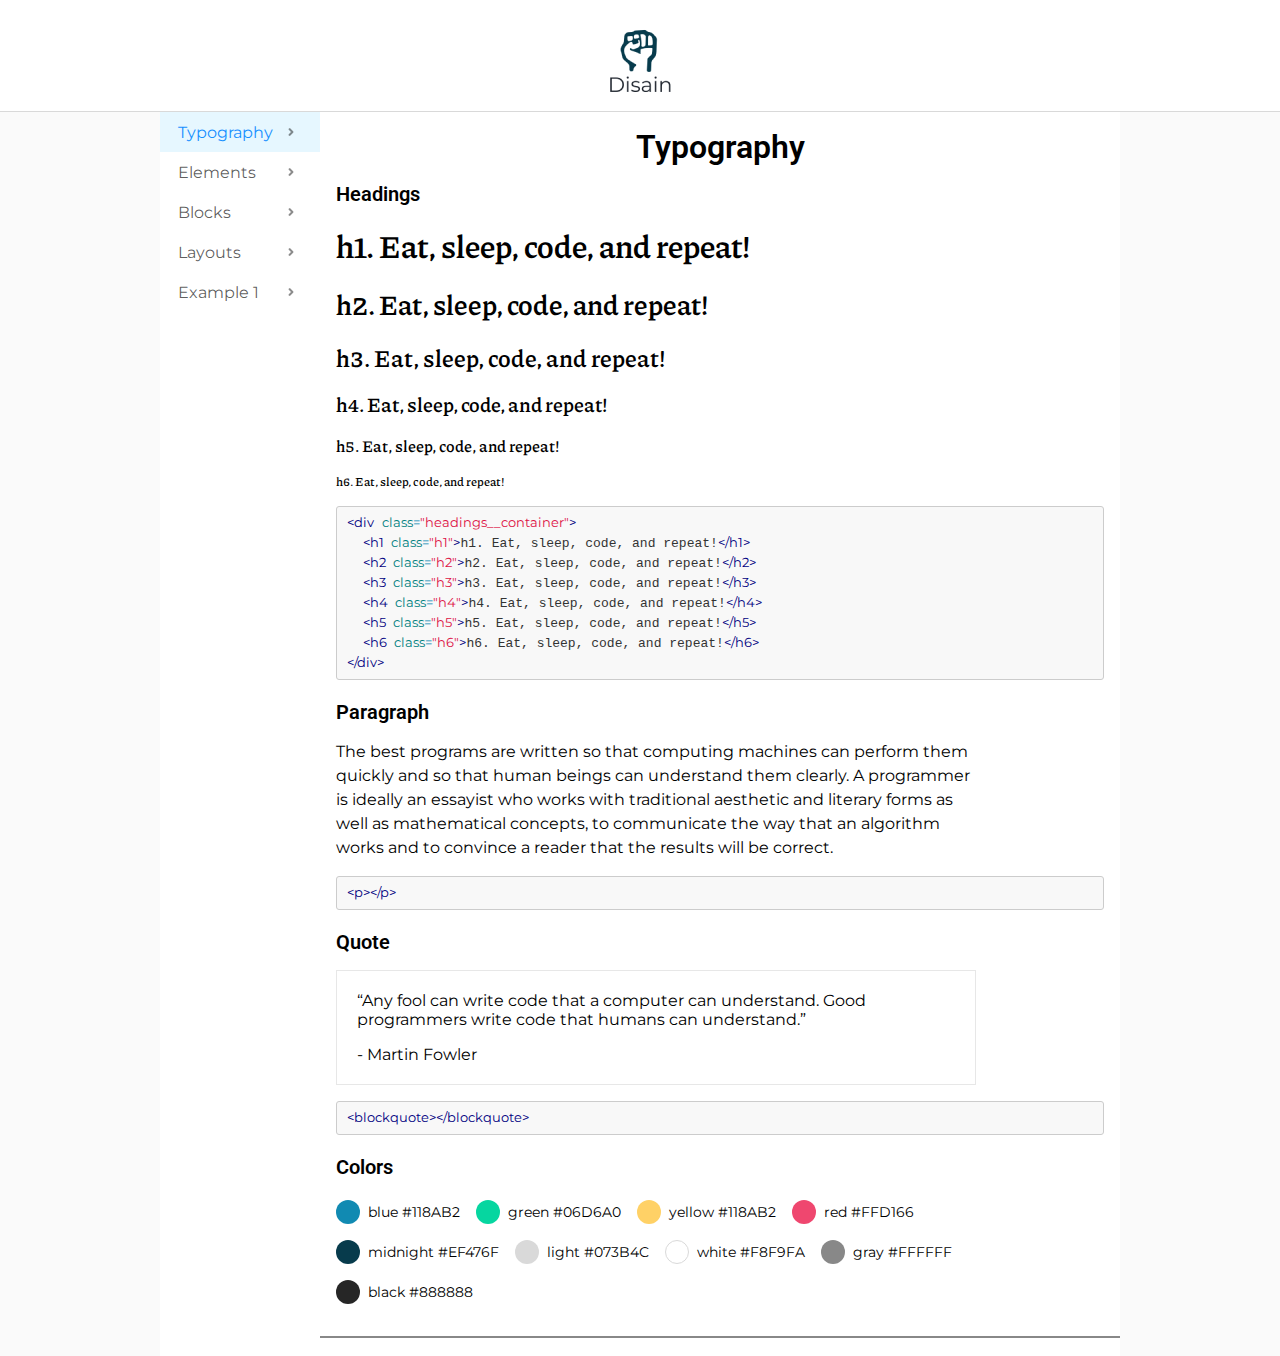
<file: index.html>
<!DOCTYPE html>
<html lang="en">
<head>
  <meta charset="UTF-8">
  <meta name="viewport" content="width=device-width, initial-scale=1.0">
  <title>Component Library</title>

  <!-- Styles -->
  <link rel="stylesheet" href="./src/css/style.css">
  
  <!-- Editor styles -->
  <link rel="stylesheet" href="./src/css/themes/theme.css">
</head>
<body>
  <header class="header">
    <img class="header__img" src="./src/img/logo.png" alt="">
  </header>
  <main class="main">

    <!-- Aside -->
    <aside class="aside">
      <a class="active" href="./index.html">
        <span>Typography</span>
        <img src="./src/img/icons/union-icon.png" alt="">
      </a>
      <a href="./elements.html">
        <span>Elements</span>
        <img src="./src/img/icons/union-icon.png" alt="">
      </a>
      <a href="./blocks.html">
        <span>Blocks</span>
        <img src="./src/img/icons/union-icon.png" alt="">
      </a>
      <a href="./layouts.html">
        <span>Layouts</span>
        <img src="./src/img/icons/union-icon.png" alt="">
      </a>
      <a href="./page1.html">
        <span>Example 1</span>
        <img src="./src/img/icons/union-icon.png" alt="">
      </a>
    </aside>

    <!-- Typography -->
    <section class="section">
      <h2 class="title">Typography</h2>

      <!-- Headings -->
      <section>
        <p class="subtitle">Headings</p>

        <div class="headings__container">
          <h1 class="h1">h1. Eat, sleep, code, and repeat!</h1>
          <h2 class="h2">h2. Eat, sleep, code, and repeat!</h2>
          <h3 class="h3">h3. Eat, sleep, code, and repeat!</h3>
          <h4 class="h4">h4. Eat, sleep, code, and repeat!</h4>
          <h5 class="h5">h5. Eat, sleep, code, and repeat!</h5>
          <h6 class="h6">h6. Eat, sleep, code, and repeat!</h6>
        </div>
        
<pre>
  <code data-language="html"><div class="headings__container">
  <h1 class="h1">h1. Eat, sleep, code, and repeat!</h1>
  <h2 class="h2">h2. Eat, sleep, code, and repeat!</h2>
  <h3 class="h3">h3. Eat, sleep, code, and repeat!</h3>
  <h4 class="h4">h4. Eat, sleep, code, and repeat!</h4>
  <h5 class="h5">h5. Eat, sleep, code, and repeat!</h5>
  <h6 class="h6">h6. Eat, sleep, code, and repeat!</h6>
</div></code>
</pre>

      </section>

      <!-- Paragraph -->
      <section>
        <p class="subtitle">Paragraph</p>

        <p class="paragraph__p">
          The best programs are written so that computing machines can perform them quickly and so that human beings can <span class="bold">understand them clearly.</span> A programmer is ideally an essayist who works with traditional aesthetic and literary forms as well as mathematical concepts, to communicate the way that an algorithm works and to convince a reader that the results will be correct.
        </p>

<!-- Editor -->
<pre>
  <code data-language="html"><p></p></code>
</pre>
      </section>
      
      <!-- Quote -->
      <section>
        <p class="subtitle">Quote</p>
        
        <div class="quote__container mb-3">
          <blockquote >
            <p class="quote__p">
              “Any fool can write code that a computer can understand. Good programmers write code that humans can understand.”
            </p>
            <p class="quote__b">- Martin Fowler</p>
          </blockquote>
        </div>

<!-- Editor -->
<pre>
  <code data-language="html"><blockquote></blockquote></code>
</pre>
      </section>

      <!-- Colors -->
      <section>
        <p class="subtitle">Colors</p>

        <div class="colors__container">
          <div class="colors__item">
            <div class="circle circle--blue"></div>
            <span>blue #118AB2</span>
          </div>
          <div class="colors__item">
            <div class="circle circle--green"></div>
            <span>green #06D6A0</span>
          </div>
          <div class="colors__item">
            <div class="circle circle--yellow"></div>
            <span>yellow #118AB2</span>
          </div>
          <div class="colors__item">
            <div class="circle circle--red"></div>
            <span>red #FFD166</span>
          </div>
          <div class="colors__item">
            <div class="circle circle--midnight"></div>
            <span>midnight #EF476F</span>
          </div>
          <div class="colors__item">
            <div class="circle circle--light"></div>
            <span>light #073B4C</span>
          </div>
          <div class="colors__item">
            <div class="circle circle--white"></div>
            <span>white #F8F9FA</span>
          </div>
          <div class="colors__item">
            <div class="circle circle--gray"></div>
            <span>gray #FFFFFF</span>
          </div>
          <div class="colors__item">
            <div class="circle circle--black"></div>
            <span>black #888888</span>
          </div>
        </div>
      </section>
      
    </section>

  </main>

  <!-- Editor js -->
  <script src="./src/js/rainbow-custom.min.js"></script>
</body>
</html>
</file>
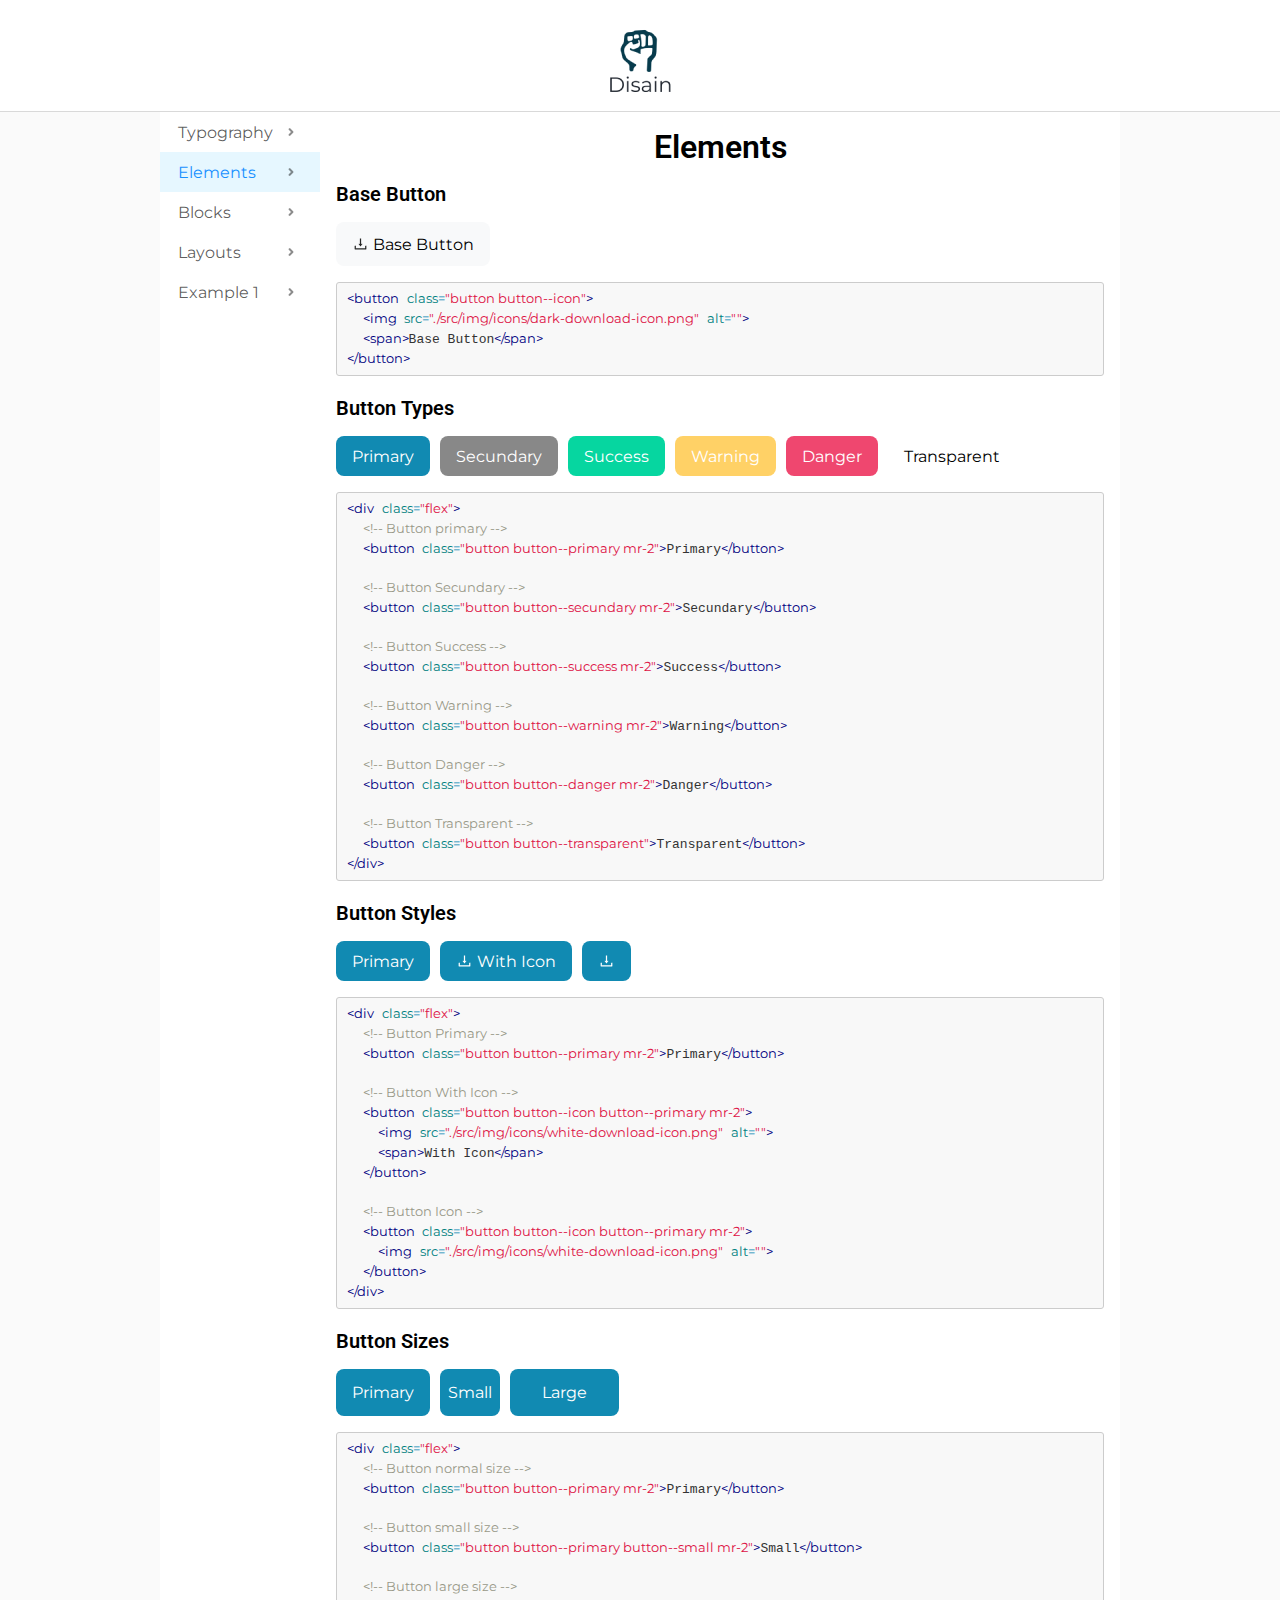
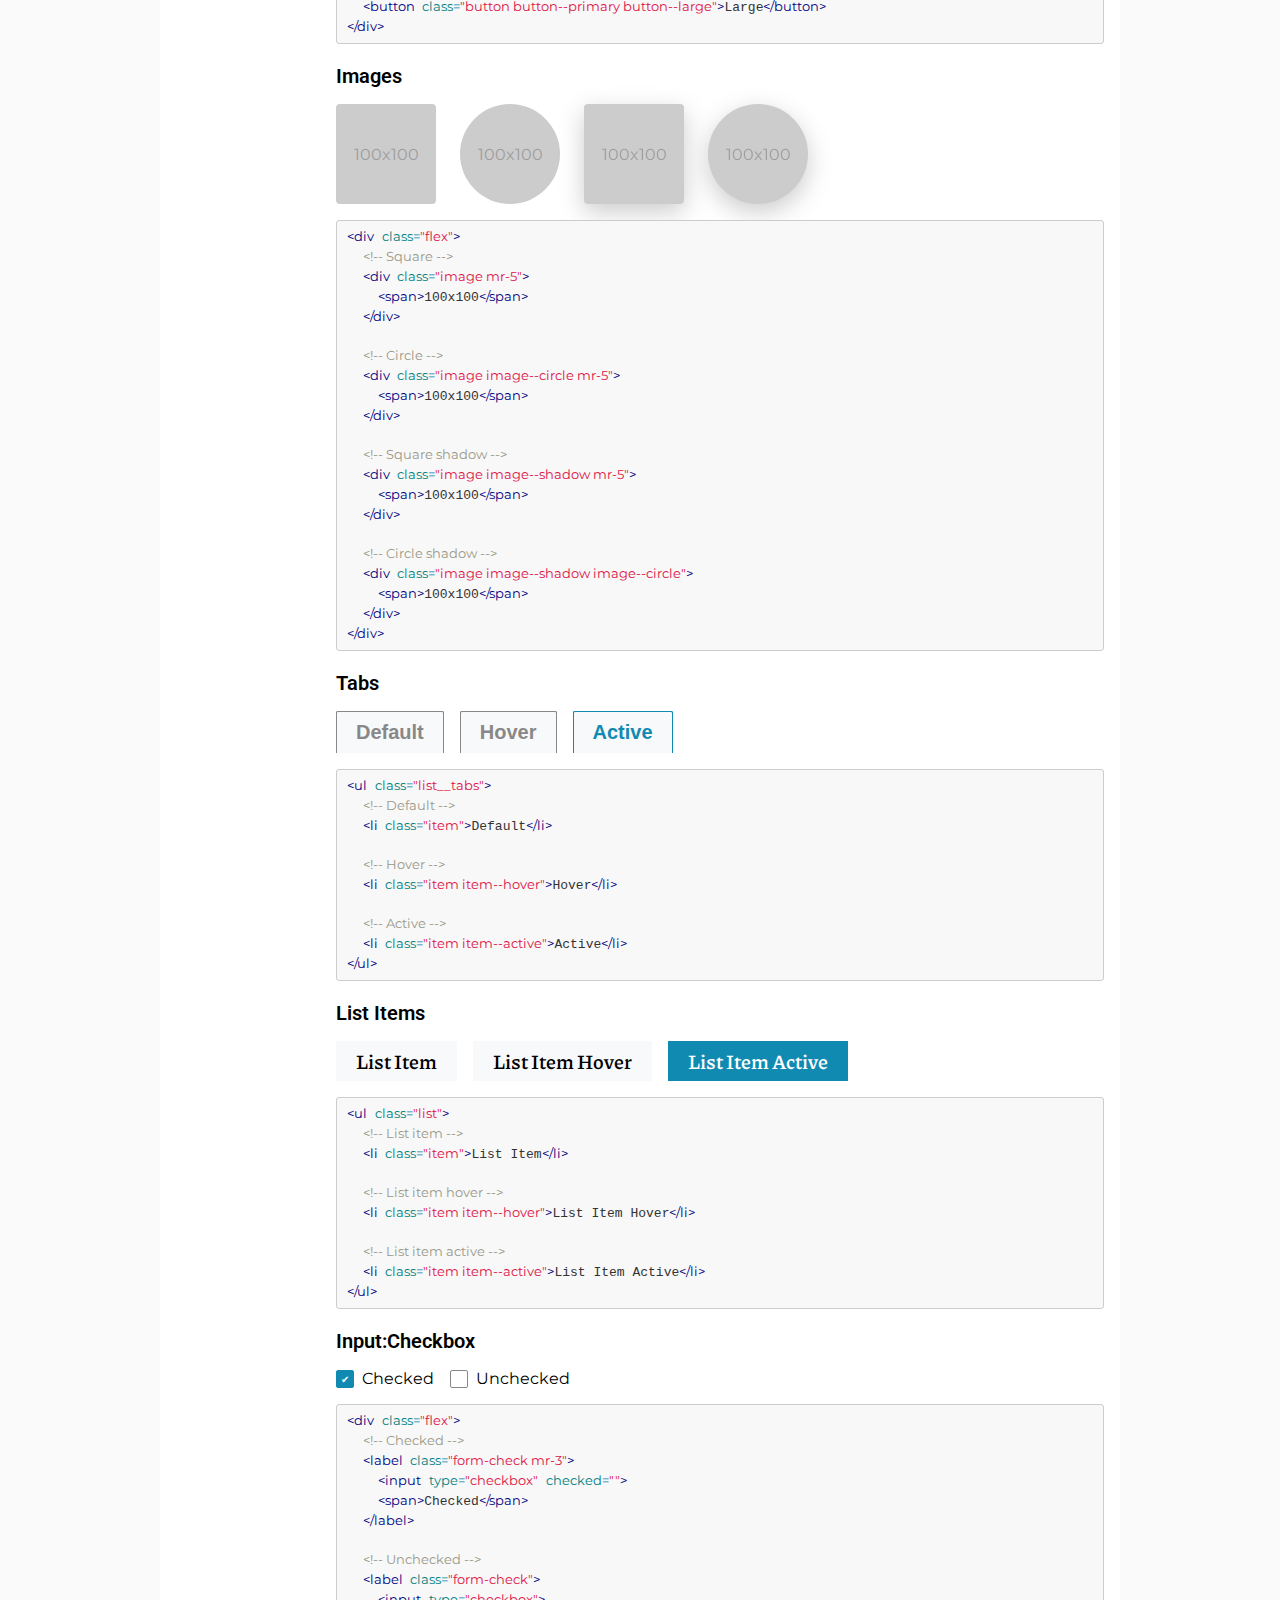
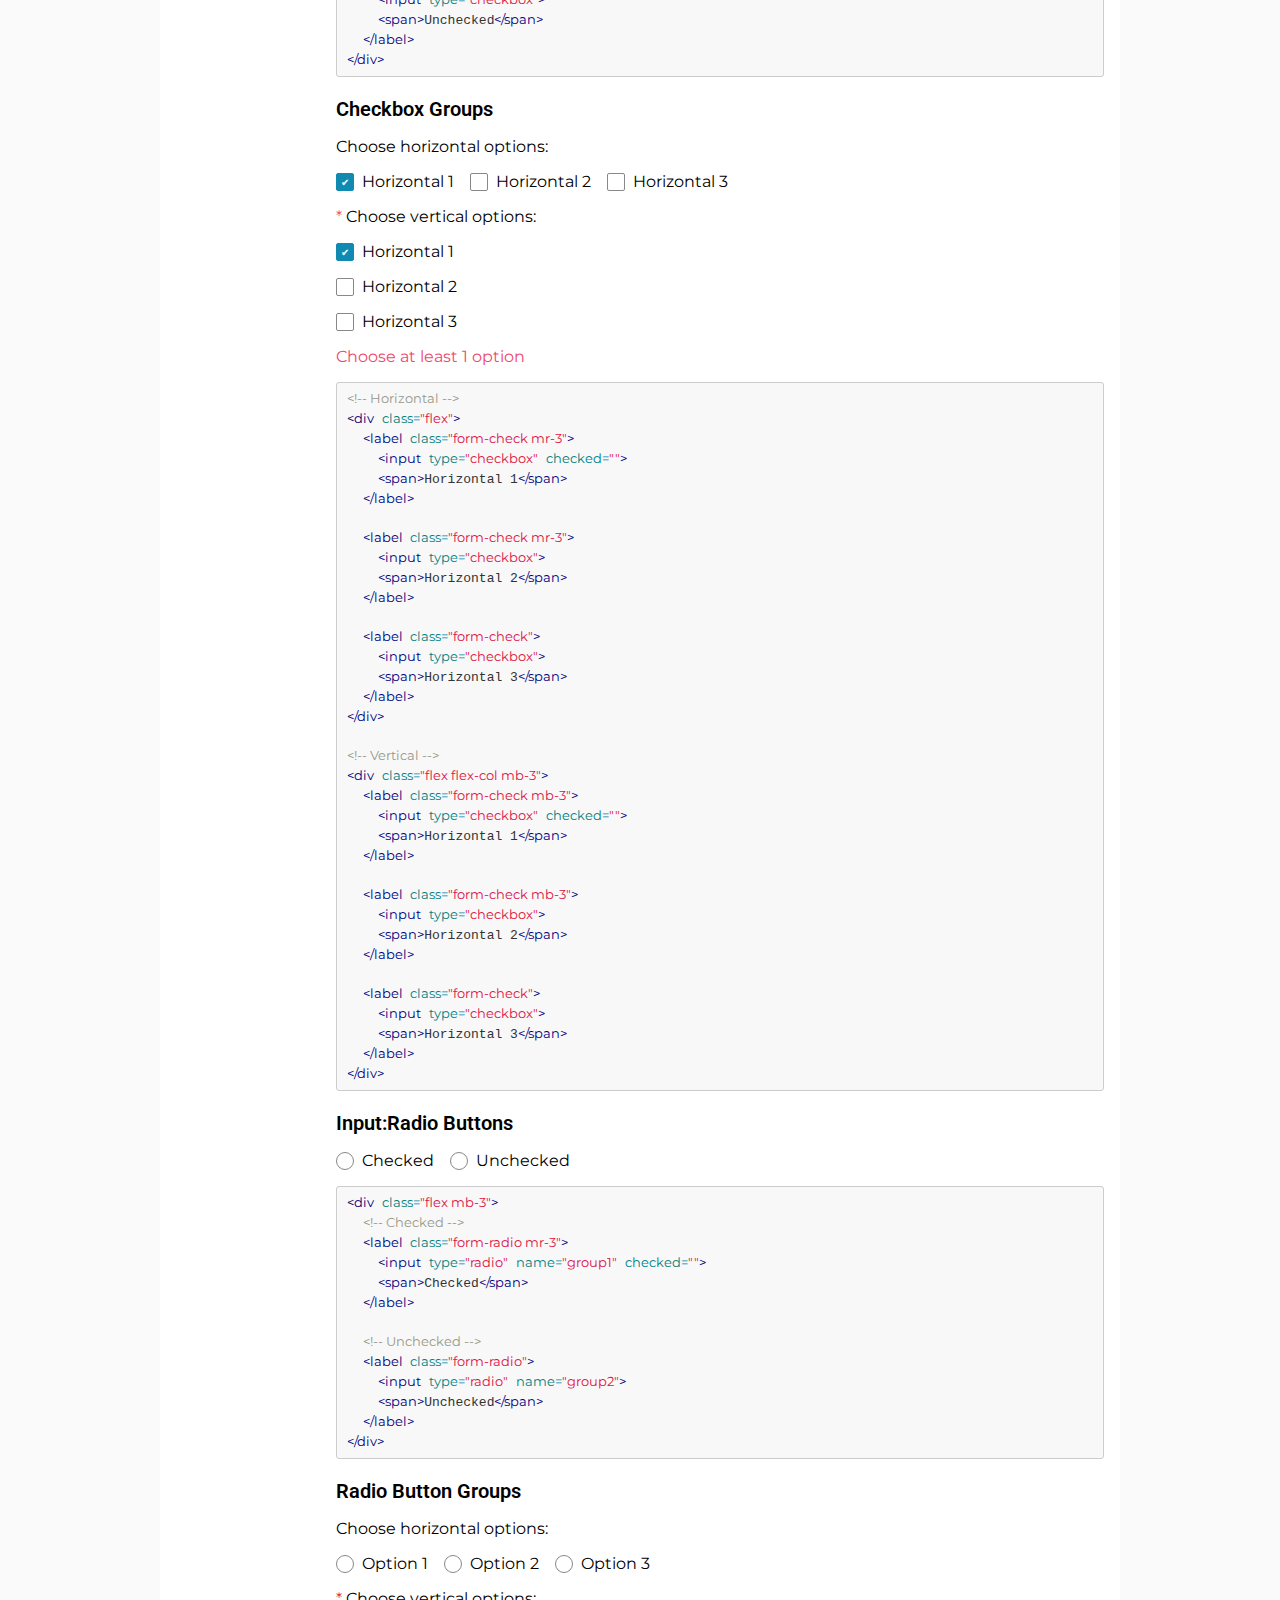
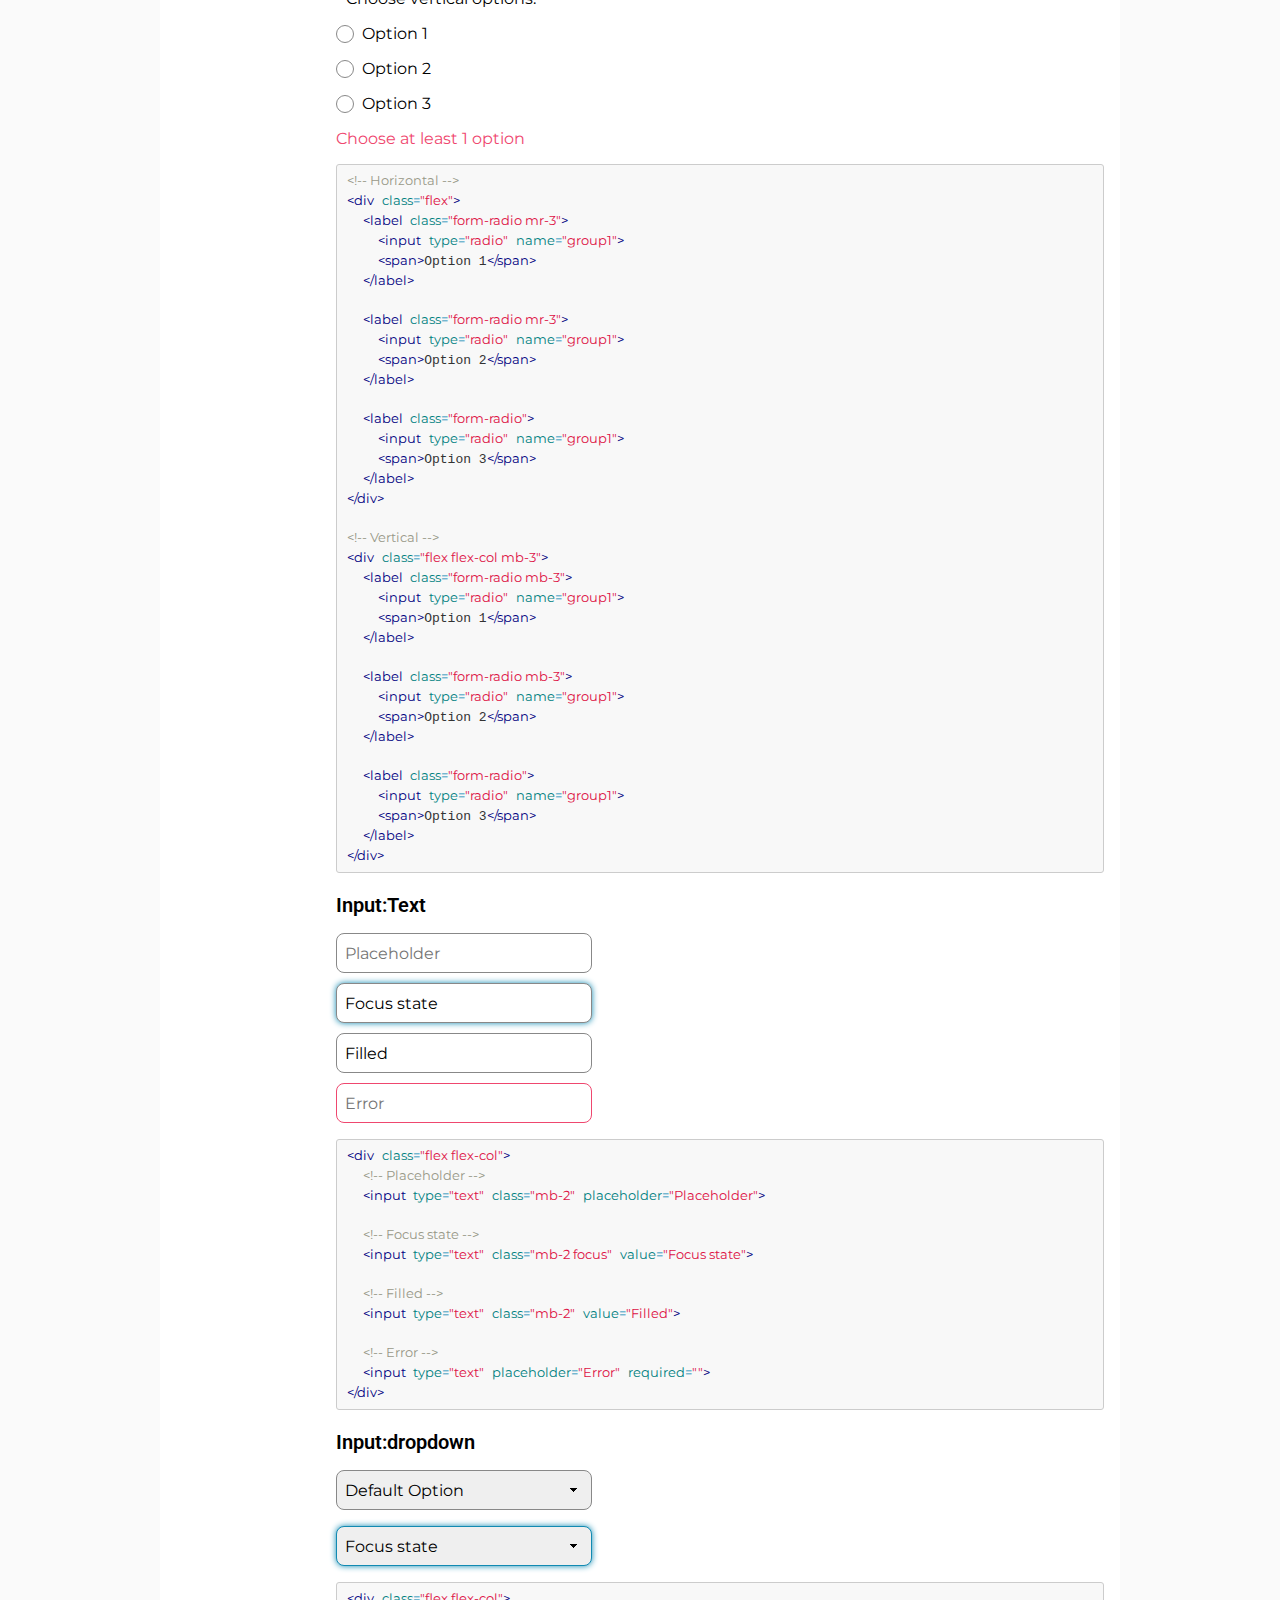
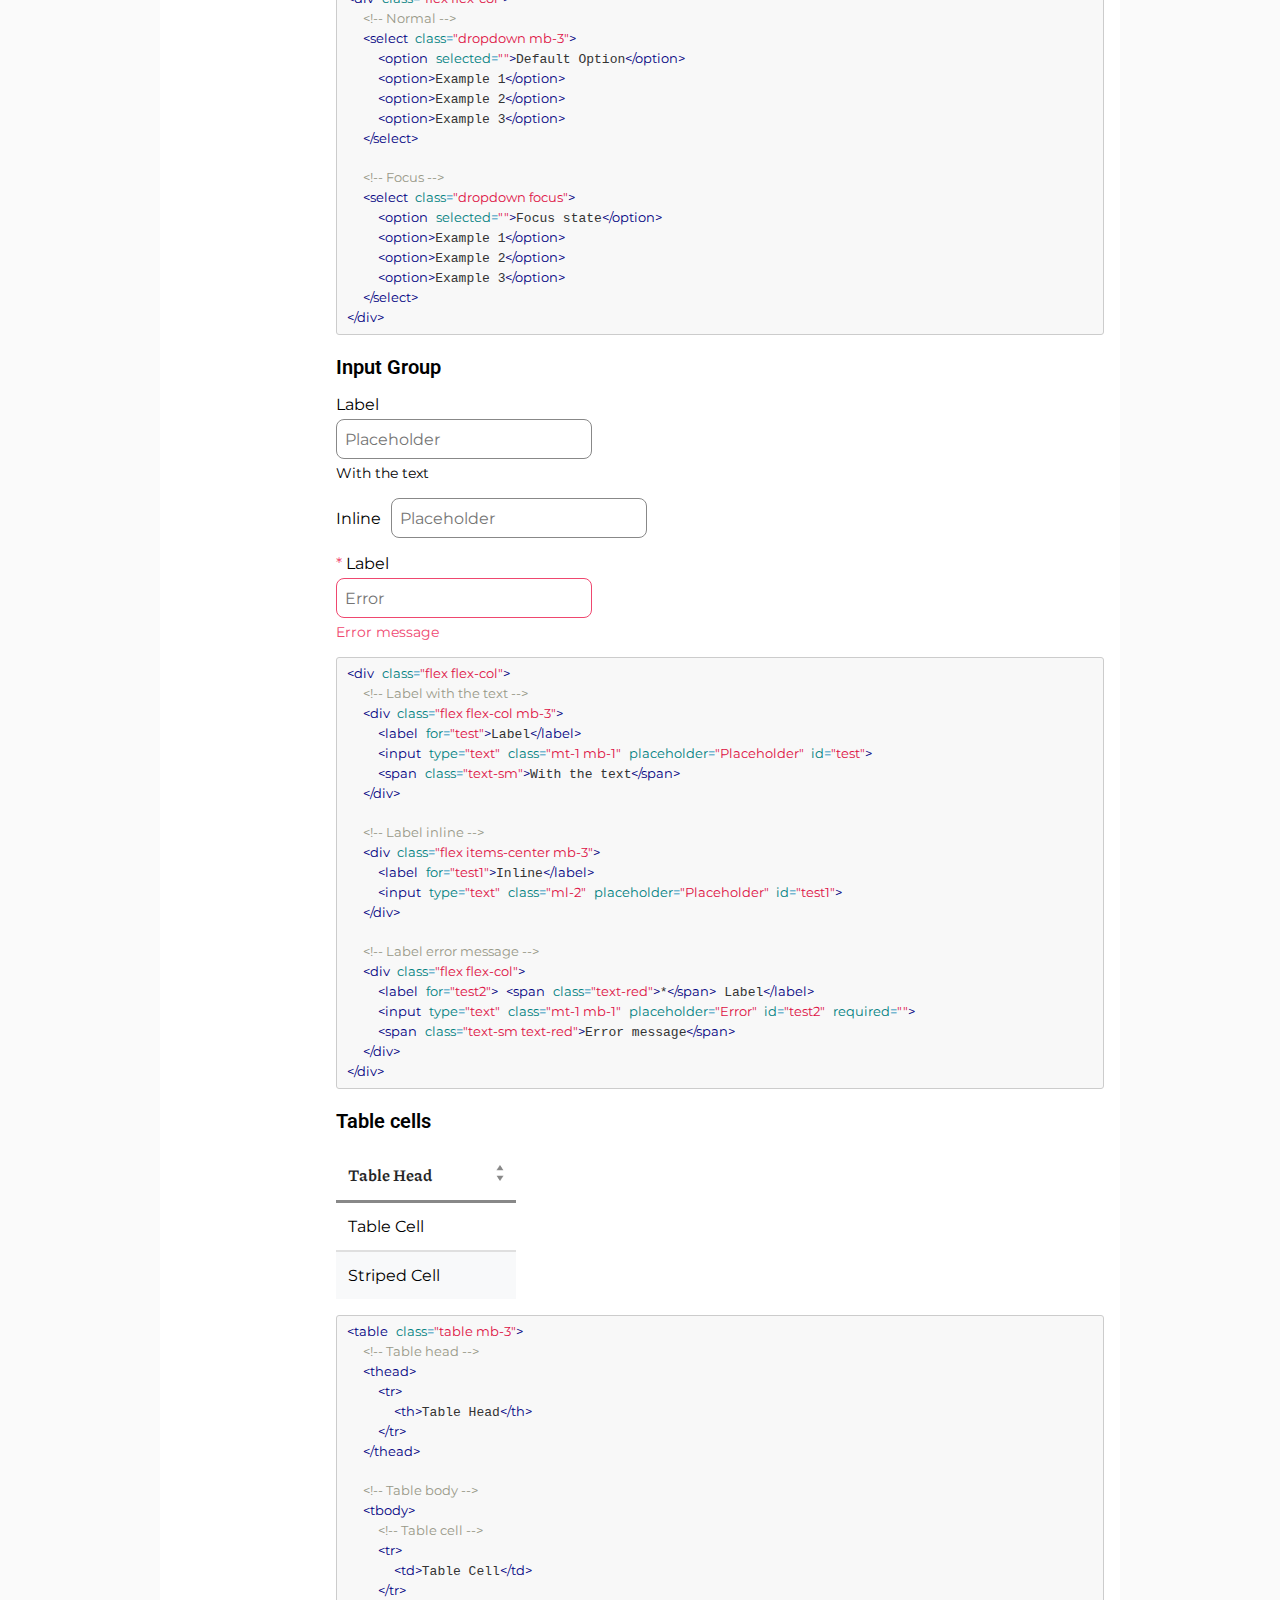
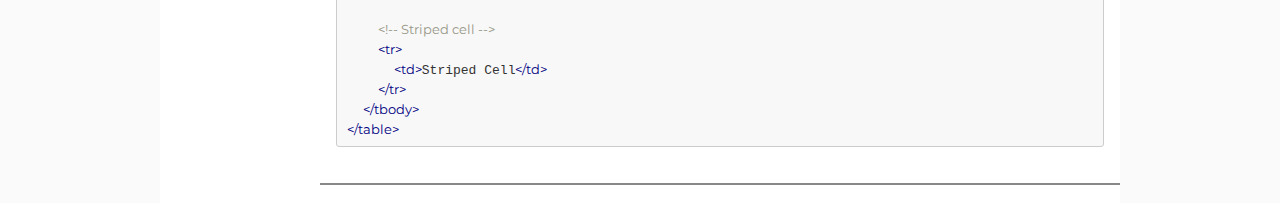
<file: elements.html>
<!DOCTYPE html>
<html lang="en">
<head>
  <meta charset="UTF-8">
  <meta name="viewport" content="width=device-width, initial-scale=1.0">
  <title>Component Library</title>

  <!-- Styles -->
  <link rel="stylesheet" href="./src/css/style.css">
  
  <!-- Editor styles -->
  <link rel="stylesheet" href="./src/css/themes/theme.css">
</head>
<body>
  <header class="header">
    <img class="header__img" src="./src/img/logo.png" alt="">
  </header>
  <main class="main">

    <!-- Aside -->
    <aside class="aside">
      <a href="./index.html">
        <span>Typography</span>
        <img src="./src/img/icons/union-icon.png" alt="">
      </a>
      <a class="active" href="./elements.html">
        <span>Elements</span>
        <img src="./src/img/icons/union-icon.png" alt="">
      </a>
      <a href="./blocks.html">
        <span>Blocks</span>
        <img src="./src/img/icons/union-icon.png" alt="">
      </a>
      <a href="./layouts.html">
        <span>Layouts</span>
        <img src="./src/img/icons/union-icon.png" alt="">
      </a>
      <a href="./page1.html">
        <span>Example 1</span>
        <img src="./src/img/icons/union-icon.png" alt="">
      </a>
    </aside>

    <!-- Elements -->
    <section class="section">
      <h2 class="title">Elements</h2>

      <!-- Base Button -->
      <section>
        <p class="subtitle">Base Button</p>

        <button class="button button--icon mb-3">
          <img src="./src/img/icons/dark-download-icon.png" alt="">
          <span>Base Button</span>
        </button>

      <!-- Editor -->
<pre>
<code data-language="html"><button class="button button--icon">
  <img src="./src/img/icons/dark-download-icon.png" alt="">
  <span>Base Button</span>
</button></code>
</pre>
      </section>

      <!-- Button Types -->
      <section>
        <p class="subtitle">Button Types</p>

        <div class="flex mb-3">
          <button class="button button--primary mr-2">Primary</button>
          <button class="button button--secundary mr-2">Secundary</button>
          <button class="button button--success mr-2">Success</button>
          <button class="button button--warning mr-2">Warning</button>
          <button class="button button--danger mr-2">Danger</button>
          <button class="button button--transparent">Transparent</button>
        </div>

        <!-- Editor -->
<pre>
<code data-language="html"><div class="flex">
  <!-- Button primary -->
  <button class="button button--primary mr-2">Primary</button>
  
  <!-- Button Secundary -->
  <button class="button button--secundary mr-2">Secundary</button>
  
  <!-- Button Success -->
  <button class="button button--success mr-2">Success</button>
  
  <!-- Button Warning -->
  <button class="button button--warning mr-2">Warning</button>
  
  <!-- Button Danger -->
  <button class="button button--danger mr-2">Danger</button>
  
  <!-- Button Transparent -->
  <button class="button button--transparent">Transparent</button>
</div></code>
</pre>
      </section>

      <!-- Button Styles -->
      <section>
        <p class="subtitle">Button Styles</p>

        <div class="flex mb-3">
          <button class="button button--primary mr-2">Primary</button>
          <button class="button button--icon button--primary mr-2">
            <img src="./src/img/icons/white-download-icon.png" alt="">
            <span>With Icon</span>
          </button>
          <button class="button button--icon button--primary mr-2">
            <img src="./src/img/icons/white-download-icon.png" alt="">
          </button>
        </div>

        <!-- Editor -->
<pre>
<code data-language="html"><div class="flex">
  <!-- Button Primary -->
  <button class="button button--primary mr-2">Primary</button>
  
  <!-- Button With Icon -->
  <button class="button button--icon button--primary mr-2">
    <img src="./src/img/icons/white-download-icon.png" alt="">
    <span>With Icon</span>
  </button>

  <!-- Button Icon -->
  <button class="button button--icon button--primary mr-2">
    <img src="./src/img/icons/white-download-icon.png" alt="">
  </button>
</div></code>
</pre>
      </section>

      <!-- Button Sizes -->
      <section>
        <p class="subtitle">Button Sizes</p>

        <div class="flex mb-3">
          <button class="button button--primary mr-2">Primary</button>
          <button class="button button--primary button--small mr-2">Small</button>
          <button class="button button--primary button--large">Large</button>
        </div>

        <!-- Editor -->
<pre>
<code data-language="html"><div class="flex">
  <!-- Button normal size -->
  <button class="button button--primary mr-2">Primary</button>
  
  <!-- Button small size -->
  <button class="button button--primary button--small mr-2">Small</button>
  
  <!-- Button large size -->
  <button class="button button--primary button--large">Large</button>
</div></code>
</pre>
      </section>

      <!-- Images -->
      <section>
        <p class="subtitle">Images</p>

        <div class="flex mb-3">
          <div class="image mr-5">
            <span>100x100</span>
          </div>
          <div class="image image--circle mr-5">
            <span>100x100</span>
          </div>
          <div class="image image--shadow mr-5">
            <span>100x100</span>
          </div>
          <div class="image image--shadow image--circle">
            <span>100x100</span>
          </div>
        </div>

      <!-- Editor -->

<pre>
<code data-language="html"><div class="flex">
  <!-- Square -->
  <div class="image mr-5">
    <span>100x100</span>
  </div>

  <!-- Circle -->
  <div class="image image--circle mr-5">
    <span>100x100</span>
  </div>

  <!-- Square shadow -->
  <div class="image image--shadow mr-5">
    <span>100x100</span>
  </div>

  <!-- Circle shadow -->
  <div class="image image--shadow image--circle">
    <span>100x100</span>
  </div>
</div></code>
</pre>
      </section>

      <!-- Tabs -->
      <section>
        <p class="subtitle">Tabs</p>

        <ul class="list__tabs mb-3">
          <li class="item">Default</li>
          <li class="item item--hover">Hover</li>
          <li class="item item--active">Active</li>
        </ul>

        <!-- Editor -->
<pre>
<code data-language="html"><ul class="list__tabs">
  <!-- Default -->
  <li class="item">Default</li>

  <!-- Hover -->
  <li class="item item--hover">Hover</li>

  <!-- Active -->
  <li class="item item--active">Active</li>
</ul></code>
</pre>
      </section>

      <!-- List Items -->
      <section>
        <p class="subtitle">List Items</p>

        <ul class="list mb-3">
          <li class="item">List Item</li>
          <li class="item item--hover">List Item Hover</li>
          <li class="item item--active">List Item Active</li>
        </ul>

        <!-- Editor -->
<pre>
<code data-language="html"><ul class="list">
  <!-- List item -->
  <li class="item">List Item</li>
  
  <!-- List item hover -->
  <li class="item item--hover">List Item Hover</li>
  
  <!-- List item active -->
  <li class="item item--active">List Item Active</li>
</ul></code>
</pre>
      </section>

      <!-- Input:Checkbox -->
      <section>
        <p class="subtitle">Input:Checkbox</p>
        
        <div class="flex mb-3">
          <label class="form-check mr-3">
            <input type="checkbox" checked>
            <span>Checked</span>
          </label>
          <label class="form-check">
            <input type="checkbox">
            <span>Unchecked</span>
          </label>
        </div>

        <!-- Editor -->
<pre>
<code data-language="html"><div class="flex">
  <!-- Checked -->
  <label class="form-check mr-3">
    <input type="checkbox" checked>
    <span>Checked</span>
  </label>

  <!-- Unchecked -->
  <label class="form-check">
    <input type="checkbox">
    <span>Unchecked</span>
  </label>
</div></code>
</pre>
      </section>

      <!-- Checkbox Groups -->
      <section>
        <p class="subtitle">Checkbox Groups</p>

        <p class="mb-3">Choose horizontal options:</p>
        <div class="flex">
          <label class="form-check mr-3">
            <input type="checkbox" checked>
            <span>Horizontal 1</span>
          </label>
          <label class="form-check mr-3">
            <input type="checkbox">
            <span>Horizontal 2</span>
          </label>
          <label class="form-check">
            <input type="checkbox">
            <span>Horizontal 3</span>
          </label>
        </div>
        
        <p class="mb-3 mt-3"> <span class="text-red">*</span> Choose vertical options:</p>
        <div class="flex flex-col mb-3">
          <label class="form-check mb-3">
            <input type="checkbox" checked>
            <span>Horizontal 1</span>
          </label>
          <label class="form-check mb-3">
            <input type="checkbox">
            <span>Horizontal 2</span>
          </label>
          <label class="form-check">
            <input type="checkbox">
            <span>Horizontal 3</span>
          </label>
        </div>
        <p class="text-red mb-3">Choose at least 1 option</p>

        <!-- Editor -->
<pre>
<code data-language="html"><!-- Horizontal -->
<div class="flex">
  <label class="form-check mr-3">
    <input type="checkbox" checked>
    <span>Horizontal 1</span>
  </label>

  <label class="form-check mr-3">
    <input type="checkbox">
    <span>Horizontal 2</span>
  </label>
  
  <label class="form-check">
    <input type="checkbox">
    <span>Horizontal 3</span>
  </label>
</div>

<!-- Vertical -->
<div class="flex flex-col mb-3">
  <label class="form-check mb-3">
    <input type="checkbox" checked>
    <span>Horizontal 1</span>
  </label>

  <label class="form-check mb-3">
    <input type="checkbox">
    <span>Horizontal 2</span>
  </label>
  
  <label class="form-check">
    <input type="checkbox">
    <span>Horizontal 3</span>
  </label>
</div></code>
</pre>
      </section>

      <!-- Input:Radio Buttons -->
      <section class="mb-3">
        <p class="subtitle">Input:Radio Buttons</p>

        <div class="flex mb-3">
          <label class="form-radio mr-3">
            <input type="radio" name="group1" checked>
            <span>Checked</span>
          </label>
          <label class="form-radio">
            <input type="radio" name="group2">
            <span>Unchecked</span>
          </label>
        </div>

        <!-- Editor -->
<pre>
<code data-language="html"><div class="flex mb-3">
  <!-- Checked -->
  <label class="form-radio mr-3">
    <input type="radio" name="group1" checked>
    <span>Checked</span>
  </label>

  <!-- Unchecked -->
  <label class="form-radio">
    <input type="radio" name="group2">
    <span>Unchecked</span>
  </label>
</div></code>
</pre>
      </section>

      <!-- Radio Button Groups -->
      <section>
        <p class="subtitle">Radio Button Groups</p>

        <p class="mb-3">Choose horizontal options:</p>
        <div class="flex">
          <label class="form-radio mr-3">
            <input type="radio" name="group1">
            <span>Option 1</span>
          </label>
          <label class="form-radio mr-3">
            <input type="radio" name="group1">
            <span>Option 2</span>
          </label>
          <label class="form-radio">
            <input type="radio" name="group1">
            <span>Option 3</span>
          </label>
        </div>
  
        <p class="normal mb-3 mt-3"> <span class="code--red">*</span> Choose vertical options:</p>
        <div class="flex flex-col mb-3">
          <label class="form-radio mb-3">
            <input type="radio" name="group1">
            <span>Option 1</span>
          </label>
          <label class="form-radio mb-3">
            <input type="radio" name="group1">
            <span>Option 2</span>
          </label>
          <label class="form-radio">
            <input type="radio" name="group1">
            <span>Option 3</span>
          </label>
        </div>
        <p class="text-red mb-3">Choose at least 1 option</p>

        <!-- Editor -->
<pre>
<code data-language="html"><!-- Horizontal -->
<div class="flex">
  <label class="form-radio mr-3">
    <input type="radio" name="group1">
    <span>Option 1</span>
  </label>

  <label class="form-radio mr-3">
    <input type="radio" name="group1">
    <span>Option 2</span>
  </label>

  <label class="form-radio">
    <input type="radio" name="group1">
    <span>Option 3</span>
  </label>
</div>

<!-- Vertical -->
<div class="flex flex-col mb-3">
  <label class="form-radio mb-3">
    <input type="radio" name="group1">
    <span>Option 1</span>
  </label>

  <label class="form-radio mb-3">
    <input type="radio" name="group1">
    <span>Option 2</span>
  </label>

  <label class="form-radio">
    <input type="radio" name="group1">
    <span>Option 3</span>
  </label>
</div></code>
</pre>
        
      </section>

      <!-- Input:text -->
      <section class="mb-3">
        <p class="subtitle">Input:Text</p>

        <div class="flex flex-col mb-3">
          <input type="text" class="mb-2" placeholder="Placeholder">
          <input type="text" class="mb-2 focus" value="Focus state">
          <input type="text" class="mb-2" value="Filled">
          <input type="text" placeholder="Error" required>
        </div>

        <!-- Editor -->
<pre>
<code data-language="html"><div class="flex flex-col">
  <!-- Placeholder -->
  <input type="text" class="mb-2" placeholder="Placeholder">
  
  <!-- Focus state -->
  <input type="text" class="mb-2 focus" value="Focus state">
  
  <!-- Filled -->
  <input type="text" class="mb-2" value="Filled">
  
  <!-- Error -->
  <input type="text" placeholder="Error" required>
</div></code>
</pre>
      </section>

      <!-- Input:dropdown -->
      <section>
        <p class="subtitle">Input:dropdown</p>

        <div class="flex flex-col mb-3">
          <select class="dropdown mb-3">
            <option selected>Default Option</option>
            <option>Example 1</option>
            <option>Example 2</option>
            <option>Example 3</option>
          </select>
          
          <select class="dropdown focus">
            <option selected>Focus state</option>
            <option>Example 1</option>
            <option>Example 2</option>
            <option>Example 3</option>
          </select>
        </div>

        <!-- Editor -->
<pre>
<code data-language="html"><div class="flex flex-col">
  <!-- Normal -->
  <select class="dropdown mb-3">
    <option selected>Default Option</option>
    <option>Example 1</option>
    <option>Example 2</option>
    <option>Example 3</option>
  </select>
  
  <!-- Focus -->
  <select class="dropdown focus">
    <option selected>Focus state</option>
    <option>Example 1</option>
    <option>Example 2</option>
    <option>Example 3</option>
  </select>
</div></code>
</pre>
      </section>

      <!-- Input Group -->
      <section>
        <p class="subtitle">Input Group</p>

        <div class="flex flex-col mb-3">
          <div class="flex flex-col mb-3">
            <label for="test">Label</label>
            <input type="text" class="mt-1 mb-1" placeholder="Placeholder" id="test">
            <span class="text-sm">With the text</span>
          </div>
          
          <div class="flex items-center mb-3">
            <label for="test1">Inline</label>
            <input type="text" class="ml-2" placeholder="Placeholder" id="test1">
          </div>
          
          <div class="flex flex-col">
            <label for="test2"> <span class="text-red">*</span> Label</label>
            <input type="text" class="mt-1 mb-1" placeholder="Error" id="test2" required>
            <span class="text-sm text-red">Error message</span>
          </div>
        </div>

        <!-- Editor -->
<pre>
<code data-language="html"><div class="flex flex-col">
  <!-- Label with the text -->
  <div class="flex flex-col mb-3">
    <label for="test">Label</label>
    <input type="text" class="mt-1 mb-1" placeholder="Placeholder" id="test">
    <span class="text-sm">With the text</span>
  </div>
  
  <!-- Label inline -->
  <div class="flex items-center mb-3">
    <label for="test1">Inline</label>
    <input type="text" class="ml-2" placeholder="Placeholder" id="test1">
  </div>
  
  <!-- Label error message -->
  <div class="flex flex-col">
    <label for="test2"> <span class="text-red">*</span> Label</label>
    <input type="text" class="mt-1 mb-1" placeholder="Error" id="test2" required>
    <span class="text-sm text-red">Error message</span>
  </div>
</div></code>
</pre>
      </section>

      <!-- Table cells -->
      <section>
        <p class="subtitle">Table cells</p>
        
        <table class="table">
          <thead>
            <tr>
              <th>Table Head</th>
            </tr>
          </thead>
          <tbody>
            <tr>
              <td>Table Cell</td>
            </tr>
            <tr>
              <td>Striped Cell</td>
            </tr>
          </tbody>
        </table>
          
        <!-- Editor -->
<pre class="mt-3">
<code data-language="html"><table class="table mb-3">
  <!-- Table head -->
  <thead>
    <tr>
      <th>Table Head</th>
    </tr>
  </thead>

  <!-- Table body -->
  <tbody>
    <!-- Table cell -->
    <tr>
      <td>Table Cell</td>
    </tr>

    <!-- Striped cell -->
    <tr>
      <td>Striped Cell</td>
    </tr>
  </tbody>
</table></code>
</pre>
      </section>
    </section>
    
  </main>

  <!-- Editor js -->
  <script src="./src/js/rainbow-custom.min.js"></script>
</body>
</html>
</file>
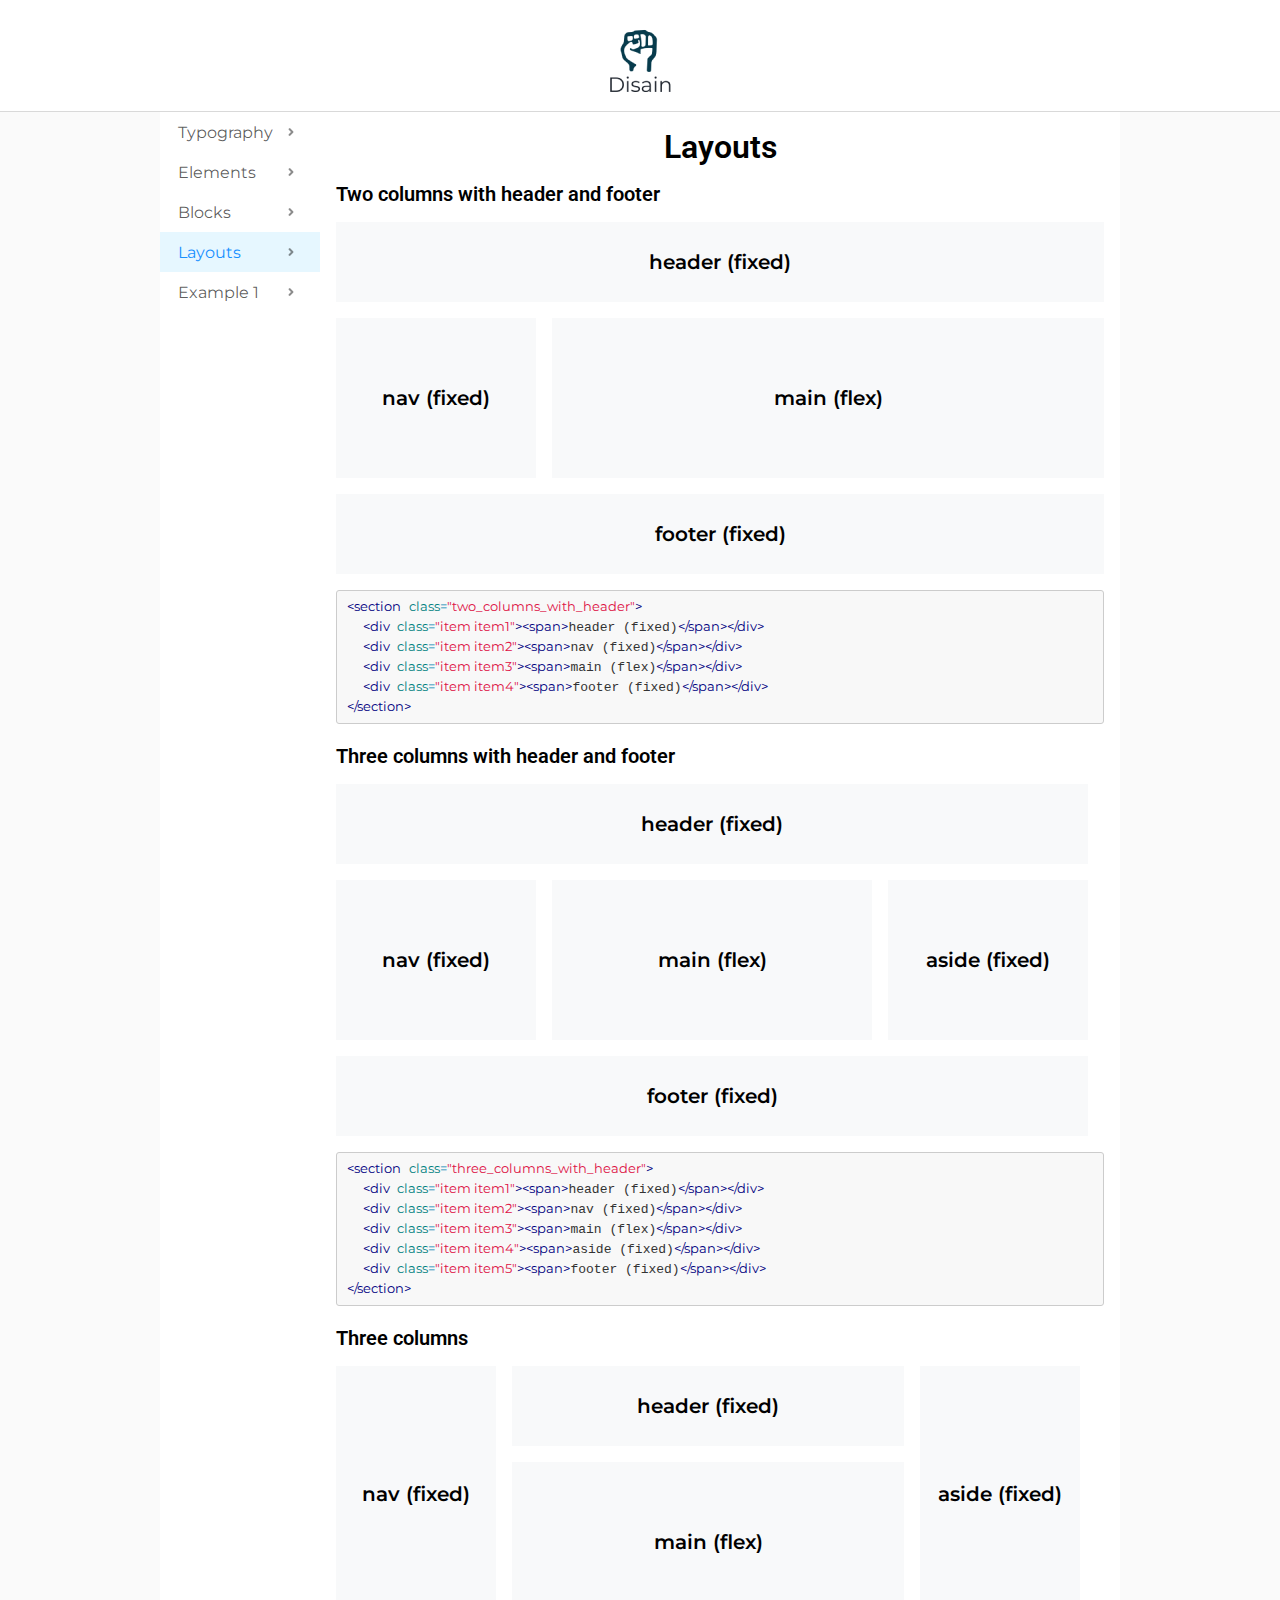
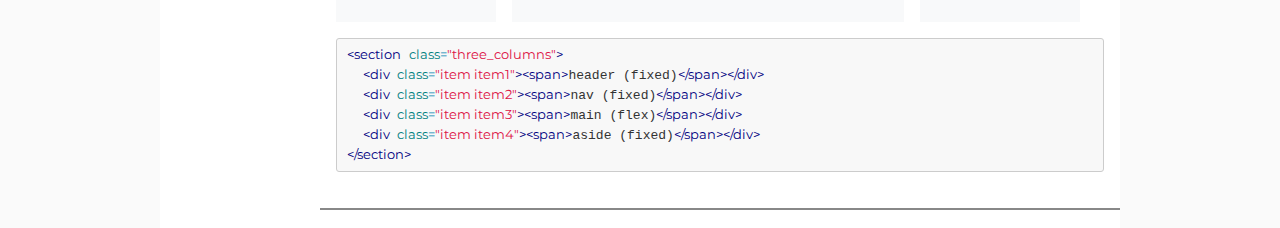
<file: layouts.html>
<!DOCTYPE html>
<html lang="en">
<head>
  <meta charset="UTF-8">
  <meta name="viewport" content="width=device-width, initial-scale=1.0">
  <title>Layout</title>

  <!-- Styles -->
  <link rel="stylesheet" href="./src/css/style.css">
  
  <!-- Editor styles -->
  <link rel="stylesheet" href="./src/css/themes/theme.css">
</head>
<body>
  <header class="header">
    <img class="header__img" src="./src/img/logo.png" alt="">
  </header>
  <main class="main">

    <!-- Aside -->
    <aside class="aside">
      <a href="./index.html">
        <span>Typography</span>
        <img src="./src/img/icons/union-icon.png" alt="">
      </a>
      <a href="./elements.html">
        <span>Elements</span>
        <img src="./src/img/icons/union-icon.png" alt="">
      </a>
      <a href="./blocks.html">
        <span>Blocks</span>
        <img src="./src/img/icons/union-icon.png" alt="">
      </a>
      <a class="active" href="./layouts.html">
        <span>Layouts</span>
        <img src="./src/img/icons/union-icon.png" alt="">
      </a>
      <a href="./page1.html">
        <span>Example 1</span>
        <img src="./src/img/icons/union-icon.png" alt="">
      </a>
    </aside>

    <!-- Layouts -->
    <section class="section">
      <h2 class="title">Layouts</h2>
      
      <!-- Two columns with header and footer -->
      <section>
        <p class="subtitle">Two columns with header and footer</p>

        <section class="two_columns_with_header mb-3">
          <div class="item item1"><span>header (fixed)</span></div>
          <div class="item item2"><span>nav (fixed)</span></div>
          <div class="item item3"><span>main (flex)</span></div>
          <div class="item item4"><span>footer (fixed)</span></div>
        </section>

        <!-- Editor -->
<pre>
<code data-language="html"><section class="two_columns_with_header">
  <div class="item item1"><span>header (fixed)</span></div>
  <div class="item item2"><span>nav (fixed)</span></div>
  <div class="item item3"><span>main (flex)</span></div>
  <div class="item item4"><span>footer (fixed)</span></div>
</section></code>
</pre>

      </section>

      <!-- Three columns with header and footer -->
      <section>
        <p class="subtitle">Three columns with header and footer</p>

        <section class="three_columns_with_header mb-3">
          <div class="item item1"><span>header (fixed)</span></div>
          <div class="item item2"><span>nav (fixed)</span></div>
          <div class="item item3"><span>main (flex)</span></div>
          <div class="item item4"><span>aside (fixed)</span></div>
          <div class="item item5"><span>footer (fixed)</span></div>
        </section>

        <!-- Editor -->
<pre>
<code data-language="html"><section class="three_columns_with_header">
  <div class="item item1"><span>header (fixed)</span></div>
  <div class="item item2"><span>nav (fixed)</span></div>
  <div class="item item3"><span>main (flex)</span></div>
  <div class="item item4"><span>aside (fixed)</span></div>
  <div class="item item5"><span>footer (fixed)</span></div>
</section></code>
</pre>

      </section>

      <!-- Three columns -->
      <section>
        <p class="subtitle">Three columns</p>

        <section class="three_columns mb-3">
          <div class="item item1"><span>header (fixed)</span></div>
          <div class="item item2"><span>nav (fixed)</span></div>
          <div class="item item3"><span>main (flex)</span></div>
          <div class="item item4"><span>aside (fixed)</span></div>
        </section>

        <!-- Editor -->
<pre>
<code data-language="html"><section class="three_columns">
  <div class="item item1"><span>header (fixed)</span></div>
  <div class="item item2"><span>nav (fixed)</span></div>
  <div class="item item3"><span>main (flex)</span></div>
  <div class="item item4"><span>aside (fixed)</span></div>
</section></code>
</pre>

      </section>
    </section>

  </main>

  <!-- Editor js -->
  <script src="./src/js/rainbow-custom.min.js"></script>
</body>
</html>
</file>
<file: src/css/style.css>
@import './base/typography.css';
@import './base/global.css';

@import './utils/flex.css';
@import './utils/fontSize.css';
@import './utils/fontWeight.css';
@import './utils/margin.css';

@import './components/button.css';
@import './components/header.css';
@import './components/editor.css';
@import './components/quote.css';
@import './components/image.css';
@import './components/card.css';
@import './components/dropdown.css';
@import './components/input_radio.css';
@import './components/tab_group.css';
@import './components/vertical_list.css';
@import './components/banner.css';
@import './components/tab_group.css';
@import './components/tabs.css';
@import './components/list_items.css';
@import './components/input_checkbox.css';
@import './components/input_text.css';
@import './components/table.css';

@import './pages/typography.css';
@import './pages/elements.css';
@import './pages/blocks.css';
@import './pages/layout.css';
@import './pages/page1.css';
</file>
<file: src/css/themes/theme.css>
@keyframes fade-in{0%{opacity:0}100%{opacity:1}}@keyframes fade{10%{transform:scale(1, 1)}35%{transform:scale(1, 1.7)}40%{transform:scale(1, 1.7)}50%{opacity:1}60%{transform:scale(1, 1)}100%{transform:scale(1, 1);opacity:0}}[data-language] code,[class^="lang"] code,pre [data-language],pre [class^="lang"]{opacity:0;-ms-filter:"progid:DXImageTransform.Microsoft.Alpha(Opacity=100)";animation:fade-in 50ms ease-in-out 2s forwards}[data-language] code.rainbow,[class^="lang"] code.rainbow,pre [data-language].rainbow,pre [class^="lang"].rainbow{animation:none;transition:opacity 50ms ease-in-out}[data-language] code.loading,[class^="lang"] code.loading,pre [data-language].loading,pre [class^="lang"].loading{animation:none}[data-language] code.rainbow-show,[class^="lang"] code.rainbow-show,pre [data-language].rainbow-show,pre [class^="lang"].rainbow-show{opacity:1}pre{position:relative}pre.loading .preloader div{animation-play-state:running}pre.loading .preloader div:nth-of-type(1){background:#0081f5;animation:fade 1.5s 300ms linear infinite}pre.loading .preloader div:nth-of-type(2){background:#5000f5;animation:fade 1.5s 438ms linear infinite}pre.loading .preloader div:nth-of-type(3){background:#9000f5;animation:fade 1.5s 577ms linear infinite}pre.loading .preloader div:nth-of-type(4){background:#f50419;animation:fade 1.5s 715ms linear infinite}pre.loading .preloader div:nth-of-type(5){background:#f57900;animation:fade 1.5s 853ms linear infinite}pre.loading .preloader div:nth-of-type(6){background:#f5e600;animation:fade 1.5s 992ms linear infinite}pre.loading .preloader div:nth-of-type(7){background:#00f50c;animation:fade 1.5s 1130ms linear infinite}pre .preloader{position:absolute;top:12px;left:10px}pre .preloader div{width:12px;height:12px;border-radius:4px;display:inline-block;margin-right:4px;opacity:0;animation-play-state:paused;animation-fill-mode:forwards}pre{border:1px solid #ccc;word-wrap:break-word;padding:6px 10px;line-height:19px;margin-bottom:20px}pre code{border:0;padding:0;margin:0;border-radius:0}code{border:1px solid #eaeaea;margin:0px 2px;padding:0px 5px;font-size:12px}pre,code{font-family:Consolas, 'Liberation Mono', Courier, monospace;color:#333;background:#f8f8f8;border-radius:3px}pre,pre code{font-size:13px}pre .comment{color:#998}pre .support{color:#0086B3}pre .tag,pre .tag-name{color:navy}pre .keyword,pre .css-property,pre .vendor-fix,pre .sass,pre .class,pre .id,pre .css-value,pre .entity.function,pre .storage.function{font-weight:bold}pre .css-property,pre .css-value,pre .vendor-fix,pre .support.namespace{color:#333}pre .constant.numeric,pre .keyword.unit,pre .hex-color{font-weight:normal;color:#099}pre .entity.class{color:#458}pre .entity.id,pre .entity.function{color:#900}pre .attribute,pre .variable{color:teal}pre .string,pre .support.value{font-weight:normal;color:#d14}pre .regexp{color:#009926}
</file>
